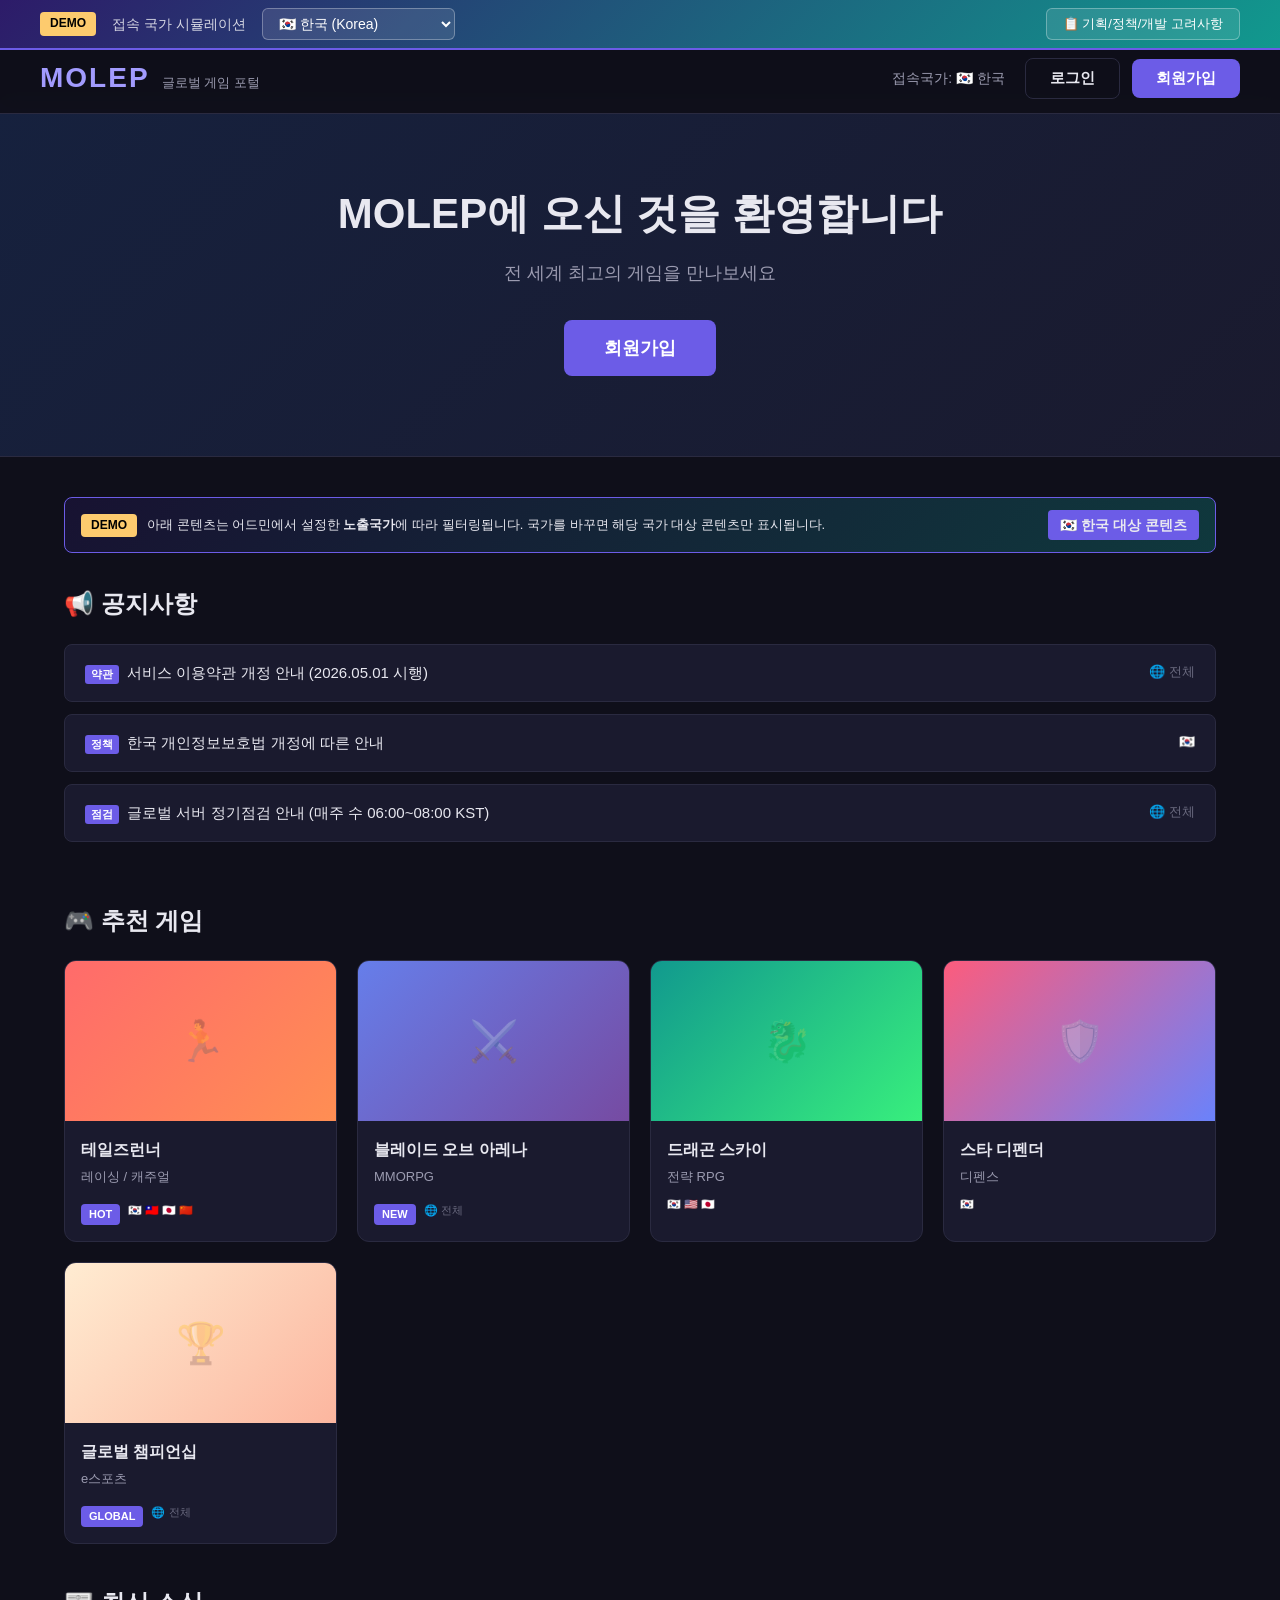
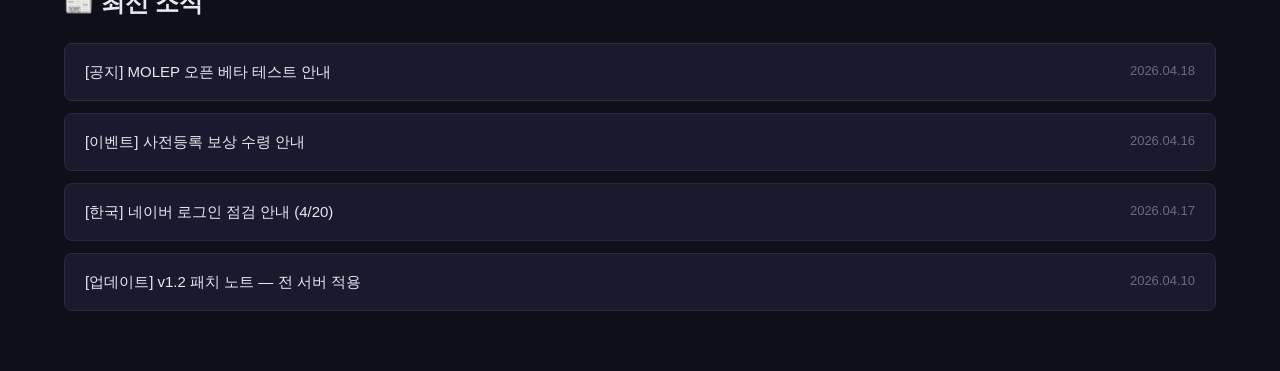
<file: index.html>
<!DOCTYPE html>
<html lang="ko">
<head>
  <meta charset="UTF-8">
  <meta name="viewport" content="width=device-width, initial-scale=1.0">
  <title>MOLEP - Global Game Portal</title>
  <link rel="stylesheet" href="css/main.css">
  <link rel="stylesheet" href="css/components.css">
</head>
<body>
  <!-- ===== DEMO CONTROL BAR ===== -->
  <div id="demo-bar">
    <div class="demo-bar-inner">
      <span class="demo-label">DEMO</span>
      <span class="demo-text" data-i18n="demoCountrySelect">접속 국가 시뮬레이션</span>
      <select id="country-select">
        <option value="KR" selected>🇰🇷 한국 (Korea)</option>
        <option value="US">🇺🇸 미국 (United States)</option>
        <option value="TW">🇹🇼 대만 (Taiwan)</option>
        <option value="JP">🇯🇵 일본 (Japan)</option>
        <option value="CN">🇨🇳 중국 (China)</option>
      </select>
      <button id="btn-review-panel" class="demo-btn" onclick="toggleReviewPanel()">
        📋 기획/정책/개발 고려사항
      </button>
    </div>
  </div>

  <!-- ===== HEADER ===== -->
  <header id="site-header">
    <div class="header-inner">
      <div class="logo">
        <span class="logo-text">MOLEP</span>
        <span class="logo-tagline" data-i18n="siteTagline">글로벌 게임 포털</span>
      </div>
      <nav class="header-nav">
        <span id="detected-country-display"></span>
        <button id="btn-login" class="btn btn-outline" onclick="showScreen('login')" data-i18n="login">로그인</button>
        <button id="btn-signup" class="btn btn-primary" onclick="showScreen('signup-auth')" data-i18n="signup">회원가입</button>
      </nav>
    </div>
  </header>

  <!-- ===== MAIN CONTENT AREA ===== -->
  <main id="main-content">

    <!-- SCREEN: Landing Page -->
    <section id="screen-landing" class="screen active">
      <div class="hero">
        <div class="hero-content">
          <h1 data-i18n="heroTitle">MOLEP에 오신 것을 환영합니다</h1>
          <p data-i18n="heroSubtitle">전 세계 최고의 게임을 만나보세요</p>
          <button class="btn btn-primary btn-large" onclick="showScreen('signup-auth')" data-i18n="signup">회원가입</button>
        </div>
      </div>

      <div class="container">
        <!-- 콘텐츠 필터링 안내 (데모용) -->
        <div class="content-filter-info">
          <span class="demo-label">DEMO</span>
          <span>아래 콘텐츠는 어드민에서 설정한 <strong>노출국가</strong>에 따라 필터링됩니다. 국가를 바꾸면 해당 국가 대상 콘텐츠만 표시됩니다.</span>
          <span id="content-filter-country" class="content-filter-country"></span>
        </div>

        <h2>📢 공지사항</h2>
        <div id="notice-list" class="news-list">
          <!-- Filled by JS: 노출국가 필터 -->
        </div>

        <h2>🎮 추천 게임</h2>
        <div id="game-grid" class="game-grid">
          <!-- Filled by JS: 노출국가 필터 -->
        </div>

        <h2>📰 최신 소식</h2>
        <div id="news-list" class="news-list">
          <!-- Filled by JS: 노출국가 필터 -->
        </div>
      </div>
    </section>

    <!-- SCREEN: Login -->
    <section id="screen-login" class="screen">
      <div class="form-container">
        <h2 data-i18n="loginTitle">로그인</h2>
        <div id="login-auth-buttons" class="auth-buttons">
          <!-- Filled by JS -->
        </div>
        <button class="btn btn-text" onclick="showScreen('landing')" data-i18n="backBtn">뒤로</button>
      </div>
    </section>

    <!-- SCREEN: Signup - Auth Selection -->
    <section id="screen-signup-auth" class="screen">
      <div class="form-container">
        <div class="step-indicator">
          <div class="step active">1</div>
          <div class="step-line"></div>
          <div class="step">2</div>
          <div class="step-line"></div>
          <div class="step">3</div>
          <div class="step-line"></div>
          <div class="step">4</div>
        </div>
        <h2 data-i18n="signupTitle">회원가입</h2>
        <p class="form-subtitle" data-i18n="signupSubtitle">가입 방법을 선택하세요</p>
        <div id="signup-auth-buttons" class="auth-buttons">
          <!-- Filled by JS -->
        </div>
        <!-- Email form (KR only) -->
        <div id="email-form" class="email-form hidden">
          <div class="form-divider"><span data-i18n="orDivider">또는</span></div>
          <input type="email" id="input-email" class="form-input" data-i18n-placeholder="emailPlaceholder" placeholder="이메일 주소">
          <input type="password" id="input-password" class="form-input" data-i18n-placeholder="passwordPlaceholder" placeholder="비밀번호">
          <input type="password" id="input-password-confirm" class="form-input" data-i18n-placeholder="passwordConfirmPlaceholder" placeholder="비밀번호 확인">
        </div>
        <!-- CN: National ID for real-name -->
        <div id="cn-realname-form" class="cn-realname-form hidden">
          <div class="info-box warning">
            <strong>实名认证</strong><br>
            根据国家新闻出版署规定，所有用户必须进行实名认证。
          </div>
          <input type="text" id="input-cn-realname" class="form-input" placeholder="真实姓名">
          <input type="text" id="input-cn-nationalid" class="form-input" placeholder="身份证号码（18位）" maxlength="18">
        </div>
        <button class="btn btn-primary btn-full" id="btn-to-age" onclick="goToAgeVerify()" data-i18n="continueBtn">계속</button>
        <button class="btn btn-text" onclick="showScreen('landing')" data-i18n="backBtn">뒤로</button>
      </div>
    </section>

    <!-- SCREEN: Age Verification -->
    <section id="screen-age-verify" class="screen">
      <div class="form-container">
        <div class="step-indicator">
          <div class="step done">✓</div>
          <div class="step-line done"></div>
          <div class="step active">2</div>
          <div class="step-line"></div>
          <div class="step">3</div>
          <div class="step-line"></div>
          <div class="step">4</div>
        </div>
        <h2 data-i18n="ageVerifyTitle">본인 확인</h2>

        <!-- KR: CI Verification -->
        <div id="age-verify-ci" class="hidden">
          <div class="info-box">
            본인인증을 통해 연령을 확인합니다.
          </div>
          <button class="btn btn-outline btn-full" onclick="simulateCIVerify()" data-i18n="ciVerifyBtn">본인인증 (PASS/NICE)</button>
        </div>

        <!-- General: Birth date input -->
        <div id="age-verify-dob" class="hidden">
          <label data-i18n="birthDateLabel">생년월일</label>
          <div class="dob-inputs">
            <select id="dob-year" class="form-select"></select>
            <select id="dob-month" class="form-select"></select>
            <select id="dob-day" class="form-select"></select>
          </div>
          <p class="form-help" data-i18n="birthDateHelp">정확한 생년월일을 입력해주세요.</p>
        </div>

        <!-- CN: Already collected national ID, extract DOB -->
        <div id="age-verify-cn" class="hidden">
          <div class="info-box success">
            <strong>实名认证完成</strong><br>
            <span id="cn-verified-info"></span>
          </div>
        </div>

        <button class="btn btn-primary btn-full" onclick="checkAge()" data-i18n="ageConfirm">확인</button>
        <button class="btn btn-text" onclick="showScreen('signup-auth')" data-i18n="backBtn">뒤로</button>
      </div>
    </section>

    <!-- SCREEN: Minor Protection -->
    <section id="screen-minor" class="screen">
      <div class="form-container">
        <div class="step-indicator">
          <div class="step done">✓</div>
          <div class="step-line done"></div>
          <div class="step done">✓</div>
          <div class="step-line done"></div>
          <div class="step active">2.5</div>
          <div class="step-line"></div>
          <div class="step">3</div>
        </div>
        <h2 data-i18n="minorTitle">미성년자 보호</h2>
        <div id="minor-notice" class="info-box warning"></div>
        <div id="minor-restrictions" class="restrictions-list"></div>

        <!-- Guardian consent form -->
        <div id="guardian-form" class="guardian-form">
          <h3 data-i18n="guardianInfoTitle">보호자 정보 입력</h3>
          <input type="text" class="form-input" data-i18n-placeholder="guardianName" placeholder="보호자 이름">
          <input type="tel" class="form-input" data-i18n-placeholder="guardianPhone" placeholder="보호자 연락처">
          <!-- CN: Guardian national ID -->
          <div id="guardian-cn-fields" class="hidden">
            <input type="text" class="form-input" placeholder="监护人身份证号码（18位）" maxlength="18">
          </div>
          <select class="form-select" id="guardian-relation">
            <option value="" data-i18n="guardianRelation">관계</option>
          </select>
        </div>

        <!-- Minor-specific terms -->
        <div id="minor-terms-list" class="terms-list"></div>

        <button class="btn btn-primary btn-full" onclick="completeMinorConsent()" data-i18n="guardianConsentBtn">보호자 동의 완료</button>
        <button class="btn btn-text" onclick="showScreen('age-verify')" data-i18n="backBtn">뒤로</button>
      </div>
    </section>

    <!-- SCREEN: Terms -->
    <section id="screen-terms" class="screen">
      <div class="form-container">
        <div class="step-indicator">
          <div class="step done">✓</div>
          <div class="step-line done"></div>
          <div class="step done">✓</div>
          <div class="step-line done"></div>
          <div class="step active">3</div>
          <div class="step-line"></div>
          <div class="step">4</div>
        </div>
        <h2 data-i18n="termsTitle">약관 동의</h2>

        <div class="terms-agree-all">
          <label class="checkbox-label">
            <input type="checkbox" id="agree-all" onchange="toggleAllTerms()">
            <span data-i18n="agreeAll">전체 동의</span>
          </label>
        </div>
        <div class="divider"></div>
        <div id="terms-list" class="terms-list">
          <!-- Filled by JS -->
        </div>
        <div id="terms-error" class="error-text hidden" data-i18n="mustAgreeRequired">필수 약관에 모두 동의해주세요.</div>
        <button class="btn btn-primary btn-full" onclick="submitTerms()" data-i18n="agreeAndSignup">동의하고 가입하기</button>
        <button class="btn btn-text" onclick="goBackFromTerms()" data-i18n="backBtn">뒤로</button>
      </div>
    </section>

    <!-- SCREEN: Complete -->
    <section id="screen-complete" class="screen">
      <div class="form-container complete-screen">
        <div class="step-indicator">
          <div class="step done">✓</div>
          <div class="step-line done"></div>
          <div class="step done">✓</div>
          <div class="step-line done"></div>
          <div class="step done">✓</div>
          <div class="step-line done"></div>
          <div class="step done">✓</div>
        </div>
        <div class="complete-icon">✓</div>
        <h2 data-i18n="completeTitle">가입 완료!</h2>
        <p data-i18n="completeMessage">MOLEP 회원이 되신 것을 환영합니다.</p>
        <div id="complete-info" class="complete-info">
          <!-- Filled by JS -->
        </div>
        <button class="btn btn-primary btn-full" onclick="resetToLanding()" data-i18n="goToHome">홈으로 이동</button>
      </div>
    </section>
  </main>

    <!-- SCREEN: Alternative Flow B - Manual Country Override -->
    <section id="screen-flow-alt" class="screen">
      <div class="container">
        <div class="flow-alt-header">
          <h2>🔀 대안 플로우 B: 수동 국가 변경 허용 (에픽게임즈 방식)</h2>
          <p class="form-subtitle">IP 자동 감지 + 수동 변경 옵션을 제공하는 방식. 현재 플로우 A(IP 고정)와 비교용.</p>
          <button class="btn btn-outline" onclick="showScreen('landing')" style="margin-bottom:24px">← 메인 플로우 A로 돌아가기</button>
        </div>

        <div class="flow-comparison">
          <!-- Flow A -->
          <div class="flow-card">
            <div class="flow-card-header flow-a">
              <h3>플로우 A: IP 고정 (현재 채택)</h3>
              <span class="terms-badge">채택</span>
            </div>
            <div class="flow-diagram">
              <div class="flow-node">사이트 접속</div>
              <div class="flow-arrow">↓</div>
              <div class="flow-node highlight">IP 감지 → 국가 확정 (변경 불가)</div>
              <div class="flow-arrow">↓</div>
              <div class="flow-node">해당 국가 언어/인증/약관 표시</div>
              <div class="flow-arrow">↓</div>
              <div class="flow-node">회원가입 진행</div>
            </div>
            <div class="flow-pros-cons">
              <div class="flow-pros">
                <h4>✅ 장점</h4>
                <ul>
                  <li>법적 관할권 자동 매칭 (안전)</li>
                  <li>어뷰징 원천 차단</li>
                  <li>구현 단순</li>
                  <li>약관 혼선 없음</li>
                </ul>
              </div>
              <div class="flow-cons">
                <h4>❌ 단점</h4>
                <ul>
                  <li>VPN/해외교민 UX 저하</li>
                  <li>IP 오탐 시 대응 없음</li>
                  <li>출장자가 원래 국가 서비스 이용 불가</li>
                </ul>
              </div>
            </div>
          </div>

          <!-- Flow B -->
          <div class="flow-card">
            <div class="flow-card-header flow-b">
              <h3>플로우 B: 수동 변경 허용 (에픽 방식)</h3>
              <span class="terms-badge optional">선택지</span>
            </div>
            <div class="flow-diagram">
              <div class="flow-node">사이트 접속</div>
              <div class="flow-arrow">↓</div>
              <div class="flow-node highlight">IP 감지 → 국가 자동 선택</div>
              <div class="flow-arrow">↓</div>
              <div class="flow-node" style="border-color:var(--warning)">
                "🇰🇷 한국이 맞나요?" <br>
                <small>[맞습니다] [다른 국가 선택 ▾]</small>
              </div>
              <div class="flow-arrow">↓</div>
              <div class="flow-branch">
                <div class="flow-node" style="border-color:var(--success)">맞습니다 → 그대로 진행</div>
                <div class="flow-node" style="border-color:var(--warning)">다른 국가 → 국가 선택 후 진행<br><small>⚠️ 가입 후 변경 불가 고지</small></div>
              </div>
              <div class="flow-arrow">↓</div>
              <div class="flow-node">선택한 국가 기준 인증/약관 표시</div>
              <div class="flow-arrow">↓</div>
              <div class="flow-node">회원가입 완료 (국가 고정)</div>
            </div>
            <div class="flow-pros-cons">
              <div class="flow-pros">
                <h4>✅ 장점</h4>
                <ul>
                  <li>VPN/교민/출장자 대응 가능</li>
                  <li>IP 오탐 시 사용자가 직접 수정</li>
                  <li>에픽게임즈 등 글로벌 선례 있음</li>
                  <li>UX 유연성 높음</li>
                </ul>
              </div>
              <div class="flow-cons">
                <h4>❌ 단점</h4>
                <ul>
                  <li>어뷰징 가능 (가격 차별화 우회)</li>
                  <li>잘못된 국가 선택 시 약관 불일치 법적 리스크</li>
                  <li>미성년자 규제 우회 가능성 (KR→US 선택 시 14세→13세)</li>
                  <li>CS 부담 증가</li>
                </ul>
              </div>
            </div>

            <div class="info-box warning" style="margin-top:16px">
              <strong>⚠️ 플로우 B 채택 시 필수 안전장치</strong>
              <ul style="margin:8px 0 0 16px;font-size:13px">
                <li>가입 후 국가 변경 불가 (또는 1회 제한, CS 통해서만)</li>
                <li>국가 변경 시 "선택한 국가의 법률이 적용됩니다" 고지 + 재동의</li>
                <li>CN 선택 시 반드시 실명인증 강제 (우회 불가)</li>
                <li>가격 어뷰징 방지: 결제 시 현재 IP 국가와 가입 국가 불일치 감지 → 제한</li>
                <li>변경 이력 감사 로그 남기기</li>
              </ul>
            </div>
          </div>
        </div>

        <!-- Decision matrix -->
        <div class="flow-decision" style="margin-top:32px">
          <h3>🎯 의사결정 기준</h3>
          <table class="risk-table" style="margin-top:12px">
            <thead>
              <tr><th>기준</th><th>플로우 A (IP 고정)</th><th>플로우 B (수동 허용)</th></tr>
            </thead>
            <tbody>
              <tr><td>법적 안전성</td><td><span class="risk-badge LOW">안전</span></td><td><span class="risk-badge MEDIUM">주의</span></td></tr>
              <tr><td>어뷰징 방지</td><td><span class="risk-badge LOW">강함</span></td><td><span class="risk-badge HIGH">약함</span></td></tr>
              <tr><td>UX 유연성</td><td><span class="risk-badge HIGH">낮음</span></td><td><span class="risk-badge LOW">높음</span></td></tr>
              <tr><td>구현 복잡도</td><td><span class="risk-badge LOW">단순</span></td><td><span class="risk-badge MEDIUM">중간</span></td></tr>
              <tr><td>글로벌 선례</td><td>대부분 게임사</td><td>에픽게임즈, 스팀</td></tr>
              <tr><td>교민/출장자 대응</td><td><span class="risk-badge HIGH">불가</span></td><td><span class="risk-badge LOW">가능</span></td></tr>
            </tbody>
          </table>
          <div class="info-box" style="margin-top:16px">
            <strong>💡 권장안</strong>: 플로우 A(IP 고정)로 런칭 후, 교민/출장자 CS 문의 비율 모니터링.
            일정 비율 초과 시 플로우 B로 전환 검토. 또는 <strong>하이브리드</strong>: IP 고정이되, 가입 전 "국가가 맞지 않나요?" 링크를 두어
            클릭 시 CS/고객센터로 연결 (수동 변경은 CS에서만 처리).
          </div>
        </div>

        <button class="btn btn-outline" onclick="showScreen('landing')" style="margin-top:24px">← 메인 플로우로 돌아가기</button>
      </div>
    </section>

  <!-- ===== REVIEW PANEL (Slide-out) ===== -->
  <div id="review-panel" class="review-panel hidden">
    <div class="review-panel-header">
      <h2>📋 기획/정책/설계/개발/QA 고려사항</h2>
      <button class="btn-close" onclick="toggleReviewPanel()">✕</button>
    </div>
    <div class="review-panel-body">
      <!-- Tab navigation -->
      <div class="review-tabs">
        <button class="review-tab active" onclick="switchReviewTab('planning')">🎯 기획</button>
        <button class="review-tab" onclick="switchReviewTab('policy')">📜 정책/약관</button>
        <button class="review-tab" onclick="switchReviewTab('design')">🎨 설계/UX</button>
        <button class="review-tab" onclick="switchReviewTab('dev')">💻 개발</button>
        <button class="review-tab" onclick="switchReviewTab('qa')">🔍 QA</button>
        <button class="review-tab" onclick="switchReviewTab('risk')">⚠️ 리스크</button>
        <button class="review-tab" onclick="switchReviewTab('questions')">❓ 문의사항</button>
        <button class="review-tab" onclick="switchReviewTab('db')">🗄️ DB설계</button>
      </div>

      <!-- Tab contents -->
      <div id="review-content" class="review-content">
        <!-- Filled by JS based on selected tab and country -->
      </div>
    </div>
  </div>

  <!-- ===== MODAL: Terms Detail ===== -->
  <div id="modal-terms-detail" class="modal hidden">
    <div class="modal-backdrop" onclick="closeTermsModal()"></div>
    <div class="modal-content">
      <div class="modal-header">
        <h3 id="modal-terms-title"></h3>
        <button class="btn-close" onclick="closeTermsModal()">✕</button>
      </div>
      <div id="modal-terms-body" class="modal-body"></div>
    </div>
  </div>

  <!-- Scripts -->
  <script src="js/config.js"></script>
  <script src="js/i18n.js"></script>
  <script src="js/review-data.js"></script>
  <script src="js/app.js"></script>
</body>
</html>
</file>
<file: css/main.css>
/* ===== RESET & BASE ===== */
*, *::before, *::after { box-sizing: border-box; margin: 0; padding: 0; }

:root {
  --primary: #6C5CE7;
  --primary-dark: #5A4BD1;
  --primary-light: #A29BFE;
  --bg: #0F0F1A;
  --bg-card: #1A1A2E;
  --bg-surface: #16213E;
  --text: #E8E8F0;
  --text-muted: #9B9BB0;
  --text-dim: #6B6B80;
  --border: #2A2A40;
  --success: #00B894;
  --warning: #FDCB6E;
  --danger: #E17055;
  --critical: #D63031;
  --font: 'Segoe UI', -apple-system, BlinkMacSystemFont, 'Noto Sans KR', 'Noto Sans JP', 'Noto Sans SC', 'Noto Sans TC', sans-serif;
  --radius: 12px;
  --radius-sm: 8px;
  --shadow: 0 4px 20px rgba(0,0,0,0.3);
}

html { font-size: 16px; scroll-behavior: smooth; }
body {
  font-family: var(--font);
  background: var(--bg);
  color: var(--text);
  line-height: 1.6;
  min-height: 100vh;
  padding-top: 100px; /* demo bar + header */
}

a { color: var(--primary-light); text-decoration: none; }
a:hover { text-decoration: underline; }

.container { max-width: 1200px; margin: 0 auto; padding: 0 24px; }
.hidden { display: none !important; }

/* ===== DEMO BAR ===== */
#demo-bar {
  position: fixed; top: 0; left: 0; right: 0; z-index: 1000;
  background: linear-gradient(135deg, #2d1b69, #11998e);
  padding: 8px 24px;
  border-bottom: 2px solid var(--primary);
}
.demo-bar-inner {
  max-width: 1200px; margin: 0 auto;
  display: flex; align-items: center; gap: 16px; flex-wrap: wrap;
}
.demo-label {
  background: var(--warning); color: #000; font-weight: 800;
  padding: 2px 10px; border-radius: 4px; font-size: 12px;
}
.demo-text { font-size: 14px; color: rgba(255,255,255,0.8); }
#country-select {
  padding: 6px 12px; border-radius: 6px; border: 1px solid rgba(255,255,255,0.3);
  background: rgba(255,255,255,0.1); color: #fff; font-size: 14px; cursor: pointer;
}
#country-select option { background: #1A1A2E; color: #fff; }
.demo-btn {
  margin-left: auto; padding: 6px 16px; border-radius: 6px;
  border: 1px solid rgba(255,255,255,0.3); background: rgba(255,255,255,0.1);
  color: #fff; font-size: 13px; cursor: pointer; transition: all 0.2s;
}
.demo-btn:hover { background: rgba(255,255,255,0.2); }

/* ===== HEADER ===== */
#site-header {
  position: fixed; top: 44px; left: 0; right: 0; z-index: 999;
  background: rgba(15,15,26,0.95); backdrop-filter: blur(10px);
  border-bottom: 1px solid var(--border); padding: 12px 24px;
}
.header-inner {
  max-width: 1200px; margin: 0 auto;
  display: flex; align-items: center; justify-content: space-between;
}
.logo { display: flex; align-items: baseline; gap: 12px; }
.logo-text { font-size: 28px; font-weight: 900; color: var(--primary-light); letter-spacing: 2px; }
.logo-tagline { font-size: 13px; color: var(--text-muted); }
.header-nav { display: flex; align-items: center; gap: 12px; }
#detected-country-display { font-size: 14px; color: var(--text-muted); margin-right: 8px; }

/* ===== SCREENS ===== */
.screen { display: none; animation: fadeIn 0.3s ease; }
.screen.active { display: block; }
@keyframes fadeIn { from { opacity: 0; transform: translateY(10px); } to { opacity: 1; transform: translateY(0); } }

/* ===== HERO ===== */
.hero {
  background: linear-gradient(135deg, var(--bg-surface), var(--bg-card));
  padding: 80px 24px; text-align: center;
  border-bottom: 1px solid var(--border);
  margin-bottom: 40px;
}
.hero h1 { font-size: 42px; font-weight: 800; margin-bottom: 12px; }
.hero p { font-size: 18px; color: var(--text-muted); margin-bottom: 32px; }

/* ===== GAME GRID ===== */
h2 { font-size: 24px; margin: 32px 0 20px; }
.game-grid { display: grid; grid-template-columns: repeat(auto-fill, minmax(260px, 1fr)); gap: 20px; margin-bottom: 40px; }
.game-card {
  background: var(--bg-card); border-radius: var(--radius); overflow: hidden;
  border: 1px solid var(--border); transition: transform 0.2s, box-shadow 0.2s;
}
.game-card:hover { transform: translateY(-4px); box-shadow: var(--shadow); }
.game-card-img {
  width: 100%; height: 160px; object-fit: cover;
  background: linear-gradient(135deg, #667eea, #764ba2);
  display: flex; align-items: center; justify-content: center;
  font-size: 40px; color: rgba(255,255,255,0.3);
}
.game-card-body { padding: 16px; }
.game-card-title { font-size: 16px; font-weight: 700; margin-bottom: 4px; }
.game-card-genre { font-size: 13px; color: var(--text-muted); }
.game-card-badge {
  display: inline-block; margin-top: 8px; padding: 2px 8px;
  border-radius: 4px; font-size: 11px; font-weight: 700;
  background: var(--primary); color: #fff;
}

/* ===== CONTENT FILTER INFO ===== */
.content-filter-info {
  display: flex; align-items: center; gap: 10px; flex-wrap: wrap;
  padding: 12px 16px; border-radius: var(--radius-sm);
  background: linear-gradient(135deg, rgba(45,27,105,0.3), rgba(17,153,142,0.3));
  border: 1px solid var(--primary); margin-bottom: 24px; font-size: 13px;
}
.content-filter-country {
  margin-left: auto; font-weight: 700; font-size: 14px;
  padding: 4px 12px; background: var(--primary); border-radius: 4px;
}
.game-card-meta { display: flex; align-items: center; gap: 8px; margin-top: 8px; }
.game-target-countries { font-size: 11px; color: var(--text-dim); }
.notice-type-badge {
  display: inline-block; padding: 1px 6px; border-radius: 3px;
  font-size: 11px; font-weight: 700;
  background: var(--primary); color: #fff; margin-right: 4px;
}

/* ===== NEWS ===== */
.news-list { display: flex; flex-direction: column; gap: 12px; margin-bottom: 60px; }
.news-item {
  background: var(--bg-card); border: 1px solid var(--border);
  border-radius: var(--radius-sm); padding: 16px 20px;
  display: flex; justify-content: space-between; align-items: center;
}
.news-item-title { font-size: 15px; }
.news-item-date { font-size: 13px; color: var(--text-dim); }

/* ===== FORM CONTAINER ===== */
.form-container {
  max-width: 480px; margin: 40px auto; padding: 40px;
  background: var(--bg-card); border-radius: var(--radius);
  border: 1px solid var(--border);
}
.form-container h2 { text-align: center; margin: 0 0 8px; }
.form-subtitle { text-align: center; color: var(--text-muted); font-size: 14px; margin-bottom: 24px; }

/* ===== STEP INDICATOR ===== */
.step-indicator {
  display: flex; align-items: center; justify-content: center;
  gap: 0; margin-bottom: 24px;
}
.step {
  width: 32px; height: 32px; border-radius: 50%;
  background: var(--border); color: var(--text-dim);
  display: flex; align-items: center; justify-content: center;
  font-size: 14px; font-weight: 700;
}
.step.active { background: var(--primary); color: #fff; }
.step.done { background: var(--success); color: #fff; }
.step-line { width: 40px; height: 2px; background: var(--border); }
.step-line.done { background: var(--success); }

/* ===== AUTH BUTTONS ===== */
.auth-buttons { display: flex; flex-direction: column; gap: 12px; margin: 20px 0; }
.auth-btn {
  display: flex; align-items: center; gap: 12px;
  padding: 14px 20px; border-radius: var(--radius-sm);
  border: 1px solid var(--border); background: var(--bg-surface);
  color: var(--text); font-size: 15px; font-weight: 600;
  cursor: pointer; transition: all 0.2s;
}
.auth-btn:hover { border-color: var(--primary); background: rgba(108,92,231,0.1); }
.auth-btn-icon {
  width: 24px; height: 24px; border-radius: 4px;
  display: flex; align-items: center; justify-content: center;
  font-size: 16px; color: #fff; font-weight: 800;
}

/* ===== FORM ELEMENTS ===== */
.form-input, .form-select {
  width: 100%; padding: 12px 16px; border-radius: var(--radius-sm);
  border: 1px solid var(--border); background: var(--bg-surface);
  color: var(--text); font-size: 15px; margin-bottom: 12px;
  transition: border-color 0.2s;
}
.form-input:focus, .form-select:focus { outline: none; border-color: var(--primary); }
.form-input::placeholder { color: var(--text-dim); }
.form-help { font-size: 13px; color: var(--text-muted); margin-bottom: 16px; }
.form-divider {
  display: flex; align-items: center; gap: 12px;
  margin: 16px 0; color: var(--text-dim); font-size: 13px;
}
.form-divider::before, .form-divider::after {
  content: ''; flex: 1; height: 1px; background: var(--border);
}

.dob-inputs { display: flex; gap: 8px; margin-bottom: 8px; }
.dob-inputs .form-select { margin-bottom: 0; }

/* ===== INFO BOX ===== */
.info-box {
  padding: 16px; border-radius: var(--radius-sm); margin-bottom: 16px;
  font-size: 14px; line-height: 1.5;
  background: rgba(108,92,231,0.1); border: 1px solid rgba(108,92,231,0.3);
}
.info-box.warning { background: rgba(253,203,110,0.1); border-color: rgba(253,203,110,0.3); }
.info-box.success { background: rgba(0,184,148,0.1); border-color: rgba(0,184,148,0.3); }
.info-box.danger { background: rgba(225,112,85,0.1); border-color: rgba(225,112,85,0.3); }

/* ===== TERMS ===== */
.terms-agree-all { padding: 12px 0; }
.divider { height: 1px; background: var(--border); margin: 4px 0 12px; }
.terms-list { display: flex; flex-direction: column; gap: 8px; margin-bottom: 16px; }
.terms-item {
  display: flex; align-items: center; justify-content: space-between;
  padding: 10px 0;
}
.checkbox-label {
  display: flex; align-items: center; gap: 10px;
  cursor: pointer; font-size: 14px; flex: 1;
}
.checkbox-label input[type="checkbox"] {
  width: 20px; height: 20px; accent-color: var(--primary); cursor: pointer;
}
.terms-badge {
  font-size: 11px; padding: 2px 6px; border-radius: 4px;
  background: var(--primary); color: #fff; margin-left: 4px;
}
.terms-badge.optional { background: var(--text-dim); }
.terms-view-btn {
  font-size: 13px; color: var(--primary-light); background: none;
  border: none; cursor: pointer; padding: 4px 8px;
}
.terms-view-btn:hover { text-decoration: underline; }
.error-text { color: var(--danger); font-size: 13px; text-align: center; margin-bottom: 12px; }

/* ===== COMPLETE ===== */
.complete-screen { text-align: center; }
.complete-icon {
  width: 80px; height: 80px; border-radius: 50%;
  background: var(--success); color: #fff; font-size: 40px;
  display: flex; align-items: center; justify-content: center;
  margin: 0 auto 20px;
}
.complete-info {
  background: var(--bg-surface); border-radius: var(--radius-sm);
  padding: 20px; margin: 20px 0; text-align: left;
}
.complete-info-row {
  display: flex; justify-content: space-between;
  padding: 8px 0; border-bottom: 1px solid var(--border); font-size: 14px;
}
.complete-info-row:last-child { border-bottom: none; }
.complete-info-label { color: var(--text-muted); }
.complete-info-value { font-weight: 600; }

/* ===== GUARDIAN FORM ===== */
.guardian-form { margin: 20px 0; }
.guardian-form h3 { font-size: 16px; margin-bottom: 12px; }
.restrictions-list { margin-bottom: 16px; }
.restriction-item {
  display: flex; align-items: flex-start; gap: 8px;
  padding: 8px 0; font-size: 14px; color: var(--text-muted);
}
.restriction-icon { color: var(--warning); font-size: 16px; }

/* ===== BUTTONS ===== */
.btn {
  display: inline-flex; align-items: center; justify-content: center; gap: 8px;
  padding: 10px 24px; border-radius: var(--radius-sm); font-size: 15px;
  font-weight: 600; cursor: pointer; border: none; transition: all 0.2s;
}
.btn-primary { background: var(--primary); color: #fff; }
.btn-primary:hover { background: var(--primary-dark); }
.btn-outline { background: transparent; border: 1px solid var(--border); color: var(--text); }
.btn-outline:hover { border-color: var(--primary); color: var(--primary-light); }
.btn-text { background: none; border: none; color: var(--text-muted); font-size: 14px; }
.btn-text:hover { color: var(--text); }
.btn-full { width: 100%; }
.btn-large { padding: 16px 40px; font-size: 18px; }

/* ===== MODAL ===== */
.modal { position: fixed; top: 0; left: 0; right: 0; bottom: 0; z-index: 2000; display: flex; align-items: center; justify-content: center; }
.modal-backdrop { position: absolute; inset: 0; background: rgba(0,0,0,0.6); }
.modal-content {
  position: relative; width: 90%; max-width: 600px; max-height: 80vh;
  background: var(--bg-card); border-radius: var(--radius);
  border: 1px solid var(--border); overflow: hidden;
}
.modal-header {
  display: flex; justify-content: space-between; align-items: center;
  padding: 16px 24px; border-bottom: 1px solid var(--border);
}
.modal-header h3 { font-size: 18px; }
.modal-body { padding: 24px; overflow-y: auto; max-height: 60vh; font-size: 14px; line-height: 1.8; }
.btn-close {
  width: 32px; height: 32px; border-radius: 50%; border: none;
  background: var(--bg-surface); color: var(--text); font-size: 18px;
  cursor: pointer; display: flex; align-items: center; justify-content: center;
}
.btn-close:hover { background: var(--danger); }

/* ===== REVIEW PANEL ===== */
.review-panel {
  position: fixed; top: 0; right: 0; bottom: 0; width: 600px;
  background: var(--bg-card); border-left: 2px solid var(--primary);
  z-index: 1500; box-shadow: -4px 0 30px rgba(0,0,0,0.5);
  display: flex; flex-direction: column;
  animation: slideIn 0.3s ease;
}
@keyframes slideIn { from { transform: translateX(100%); } to { transform: translateX(0); } }
.review-panel.hidden { display: none; }
.review-panel-header {
  display: flex; justify-content: space-between; align-items: center;
  padding: 16px 24px; border-bottom: 1px solid var(--border);
  background: var(--bg-surface);
}
.review-panel-header h2 { font-size: 16px; margin: 0; }
.review-panel-body { flex: 1; overflow-y: auto; }
.review-tabs {
  display: flex; flex-wrap: wrap; gap: 4px; padding: 12px;
  border-bottom: 1px solid var(--border); background: var(--bg-surface);
}
.review-tab {
  padding: 6px 12px; border-radius: 6px; border: 1px solid var(--border);
  background: transparent; color: var(--text-muted); font-size: 12px;
  cursor: pointer; transition: all 0.2s; white-space: nowrap;
}
.review-tab.active { background: var(--primary); color: #fff; border-color: var(--primary); }
.review-tab:hover:not(.active) { border-color: var(--primary); color: var(--text); }
.review-content { padding: 16px; }
.review-section { margin-bottom: 20px; }
.review-section h3 {
  font-size: 15px; margin-bottom: 10px; padding-bottom: 6px;
  border-bottom: 1px solid var(--border); color: var(--primary-light);
}
.review-item {
  padding: 10px 12px; margin-bottom: 8px;
  background: var(--bg-surface); border-radius: var(--radius-sm);
  border-left: 3px solid var(--primary); font-size: 13px; line-height: 1.6;
}
.review-item.critical { border-left-color: var(--critical); }
.review-item.high { border-left-color: var(--danger); }
.review-item.medium { border-left-color: var(--warning); }
.review-item.low { border-left-color: var(--success); }
.review-item strong { color: var(--text); }
.review-item p { color: var(--text-muted); margin-top: 4px; }
.review-country-tag {
  display: inline-block; padding: 1px 6px; border-radius: 3px;
  font-size: 11px; font-weight: 700; margin-right: 4px;
  background: var(--primary); color: #fff;
}

/* Risk badges */
.risk-badge {
  display: inline-block; padding: 2px 8px; border-radius: 4px;
  font-size: 11px; font-weight: 800;
}
.risk-badge.CRITICAL { background: var(--critical); color: #fff; }
.risk-badge.HIGH { background: var(--danger); color: #fff; }
.risk-badge.MEDIUM { background: var(--warning); color: #000; }
.risk-badge.LOW { background: var(--success); color: #fff; }

/* DB Schema display */
.schema-block {
  background: #0d1117; border: 1px solid var(--border); border-radius: var(--radius-sm);
  padding: 16px; font-family: 'Consolas', 'Courier New', monospace;
  font-size: 12px; line-height: 1.5; overflow-x: auto; color: #c9d1d9;
  white-space: pre; margin-bottom: 12px;
}

/* ===== FLOW COMPARISON ===== */
.flow-alt-header { margin-bottom: 24px; }
.flow-alt-header h2 { font-size: 22px; margin-bottom: 8px; }
.flow-comparison { display: grid; grid-template-columns: 1fr 1fr; gap: 24px; }
.flow-card {
  background: var(--bg-card); border: 1px solid var(--border);
  border-radius: var(--radius); overflow: hidden;
}
.flow-card-header {
  padding: 16px 20px; display: flex; justify-content: space-between; align-items: center;
}
.flow-card-header h3 { font-size: 15px; margin: 0; }
.flow-card-header.flow-a { background: rgba(0,184,148,0.1); border-bottom: 2px solid var(--success); }
.flow-card-header.flow-b { background: rgba(253,203,110,0.1); border-bottom: 2px solid var(--warning); }
.flow-pros-cons { display: grid; grid-template-columns: 1fr 1fr; gap: 12px; padding: 16px; }
.flow-pros h4 { color: var(--success); font-size: 14px; margin-bottom: 8px; }
.flow-cons h4 { color: var(--danger); font-size: 14px; margin-bottom: 8px; }
.flow-pros ul, .flow-cons ul { list-style: none; padding: 0; font-size: 13px; color: var(--text-muted); }
.flow-pros li, .flow-cons li { padding: 3px 0; }
.flow-pros li::before { content: '• '; color: var(--success); }
.flow-cons li::before { content: '• '; color: var(--danger); }
.flow-diagram { padding: 16px; }
.flow-decision { background: var(--bg-card); border-radius: var(--radius); padding: 24px; border: 1px solid var(--border); }
.flow-decision h3 { margin: 0 0 8px; font-size: 18px; }

@media (max-width: 768px) {
  .flow-comparison { grid-template-columns: 1fr; }
  .flow-pros-cons { grid-template-columns: 1fr; }
}

/* ===== RESPONSIVE ===== */
@media (max-width: 768px) {
  body { padding-top: 120px; }
  .hero h1 { font-size: 28px; }
  .hero p { font-size: 15px; }
  .form-container { margin: 20px 16px; padding: 24px; }
  .review-panel { width: 100%; }
  .demo-bar-inner { gap: 8px; }
  .demo-btn { margin-left: 0; width: 100%; text-align: center; }
  .game-grid { grid-template-columns: repeat(auto-fill, minmax(200px, 1fr)); }
}
</file>
<file: css/components.css>
/* ===== AUTH PROVIDER SPECIFIC STYLES ===== */
.auth-btn[data-provider="naver"] .auth-btn-icon { background: #03C75A; }
.auth-btn[data-provider="email"] .auth-btn-icon { background: #333; }
.auth-btn[data-provider="google"] .auth-btn-icon { background: #4285F4; }
.auth-btn[data-provider="apple"] .auth-btn-icon { background: #000; }
.auth-btn[data-provider="x"] .auth-btn-icon { background: #000; }
.auth-btn[data-provider="wechat"] .auth-btn-icon { background: #07C160; }
.auth-btn[data-provider="qq"] .auth-btn-icon { background: #12B7F5; }

/* Provider icon text */
.auth-btn[data-provider="naver"] .auth-btn-icon::after { content: 'N'; }
.auth-btn[data-provider="email"] .auth-btn-icon::after { content: '@'; }
.auth-btn[data-provider="google"] .auth-btn-icon::after { content: 'G'; }
.auth-btn[data-provider="apple"] .auth-btn-icon::after { content: ''; }
.auth-btn[data-provider="x"] .auth-btn-icon::after { content: 'X'; }
.auth-btn[data-provider="wechat"] .auth-btn-icon::after { content: 'W'; }
.auth-btn[data-provider="qq"] .auth-btn-icon::after { content: 'Q'; }

/* ===== FLOW DIAGRAM (in review panel) ===== */
.flow-diagram {
  display: flex; flex-direction: column; gap: 4px;
  padding: 12px; background: var(--bg); border-radius: var(--radius-sm);
  margin-bottom: 12px;
}
.flow-node {
  padding: 8px 12px; border-radius: 6px;
  background: var(--bg-surface); border: 1px solid var(--border);
  font-size: 13px; text-align: center; position: relative;
}
.flow-node.highlight { border-color: var(--warning); background: rgba(253,203,110,0.1); }
.flow-arrow { text-align: center; color: var(--text-dim); font-size: 16px; }
.flow-branch {
  display: flex; gap: 8px; margin: 4px 0;
}
.flow-branch .flow-node { flex: 1; font-size: 12px; }

/* ===== QUESTION CARDS ===== */
.question-card {
  background: var(--bg-surface); border: 1px solid var(--border);
  border-radius: var(--radius-sm); padding: 14px; margin-bottom: 10px;
}
.question-card-header {
  display: flex; align-items: center; gap: 8px; margin-bottom: 6px;
}
.question-priority {
  padding: 2px 6px; border-radius: 3px; font-size: 10px; font-weight: 700;
}
.question-priority.must { background: var(--critical); color: #fff; }
.question-priority.should { background: var(--warning); color: #000; }
.question-priority.could { background: var(--text-dim); color: #fff; }
.question-card-title { font-size: 14px; font-weight: 600; }
.question-card-body { font-size: 13px; color: var(--text-muted); line-height: 1.5; }
.question-card-target {
  margin-top: 6px; font-size: 11px; color: var(--text-dim);
}

/* ===== RISK TABLE ===== */
.risk-table { width: 100%; border-collapse: collapse; font-size: 12px; margin-bottom: 16px; }
.risk-table th, .risk-table td {
  padding: 8px 6px; border: 1px solid var(--border); text-align: center;
}
.risk-table th { background: var(--bg-surface); font-weight: 700; font-size: 11px; }
.risk-table td:first-child { text-align: left; font-weight: 600; }

/* ===== LOADING SPINNER ===== */
.spinner {
  width: 24px; height: 24px; border: 3px solid var(--border);
  border-top-color: var(--primary); border-radius: 50%;
  animation: spin 0.8s linear infinite; margin: 0 auto;
}
@keyframes spin { to { transform: rotate(360deg); } }

/* ===== TOAST ===== */
.toast {
  position: fixed; bottom: 24px; left: 50%; transform: translateX(-50%);
  background: var(--bg-card); border: 1px solid var(--primary);
  padding: 12px 24px; border-radius: var(--radius-sm);
  font-size: 14px; z-index: 3000; box-shadow: var(--shadow);
  animation: toastIn 0.3s ease;
}
@keyframes toastIn { from { opacity: 0; transform: translate(-50%, 20px); } to { opacity: 1; transform: translate(-50%, 0); } }
</file>
